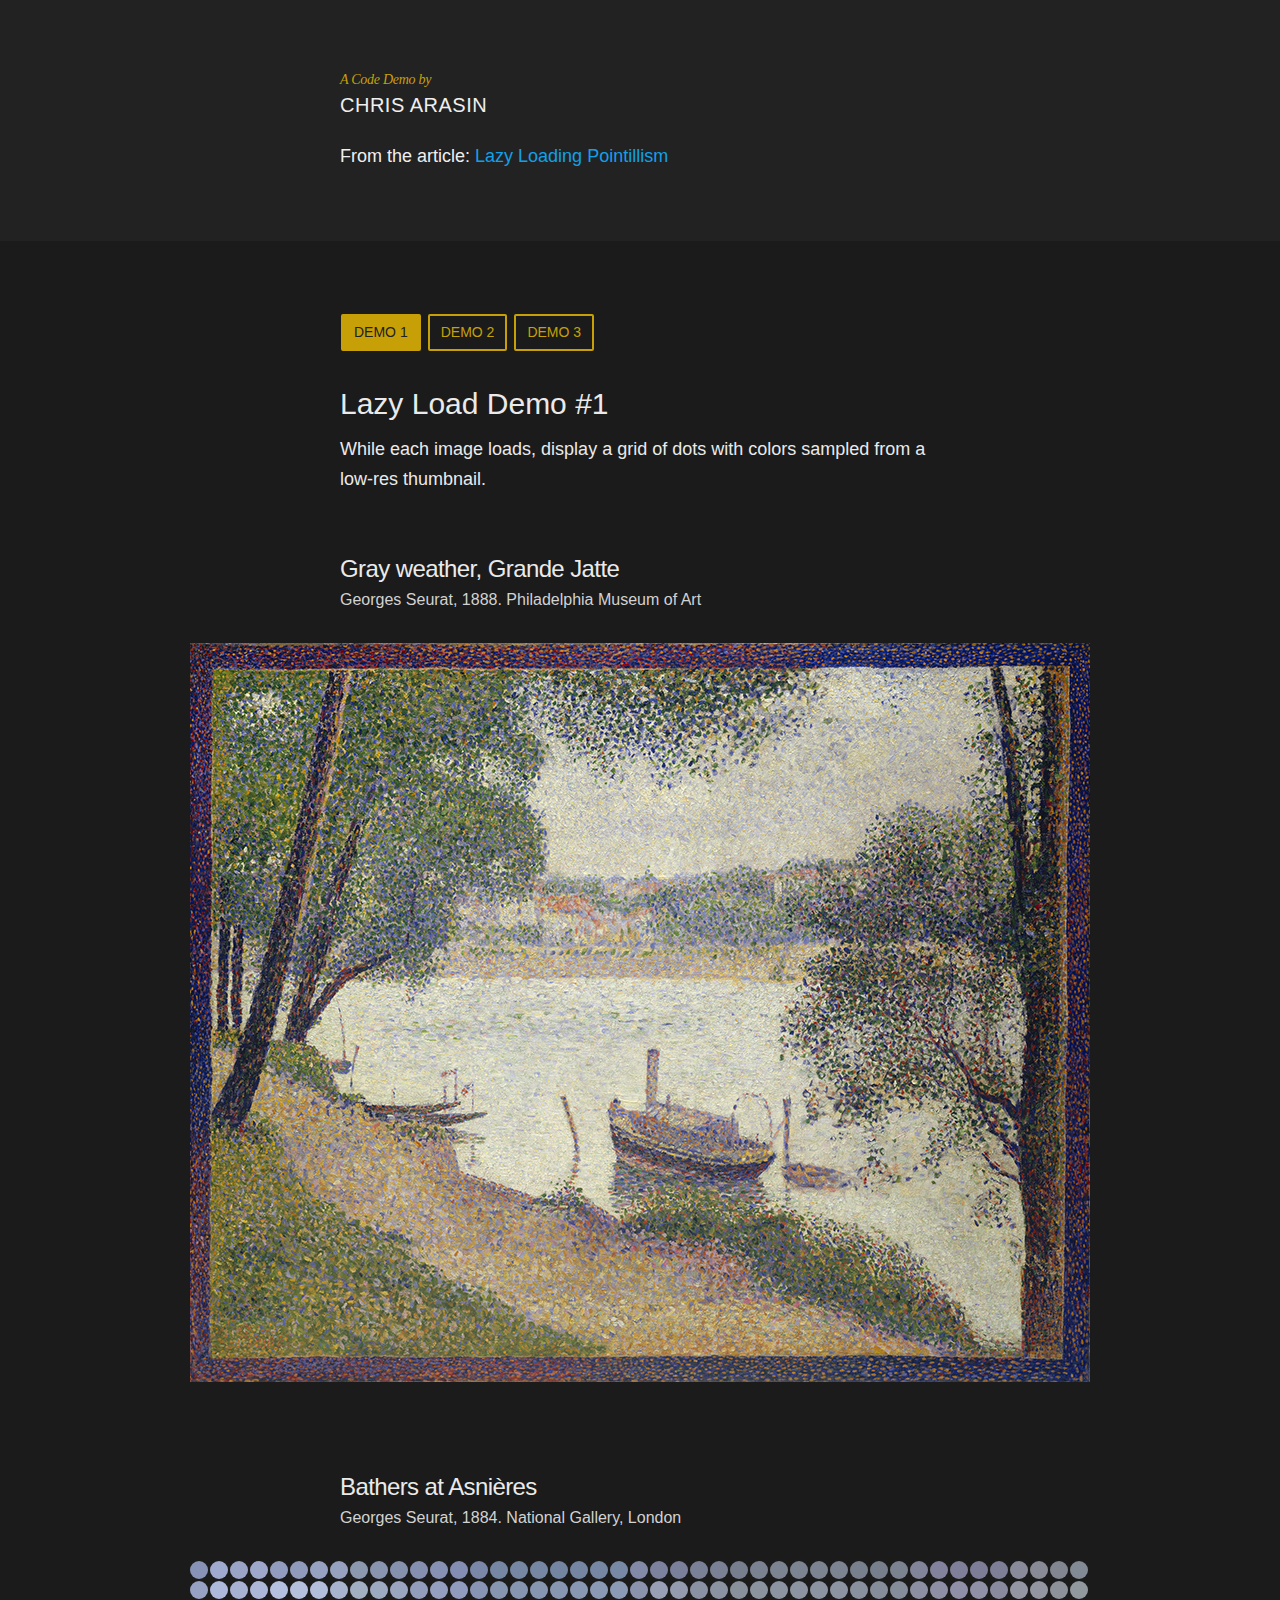
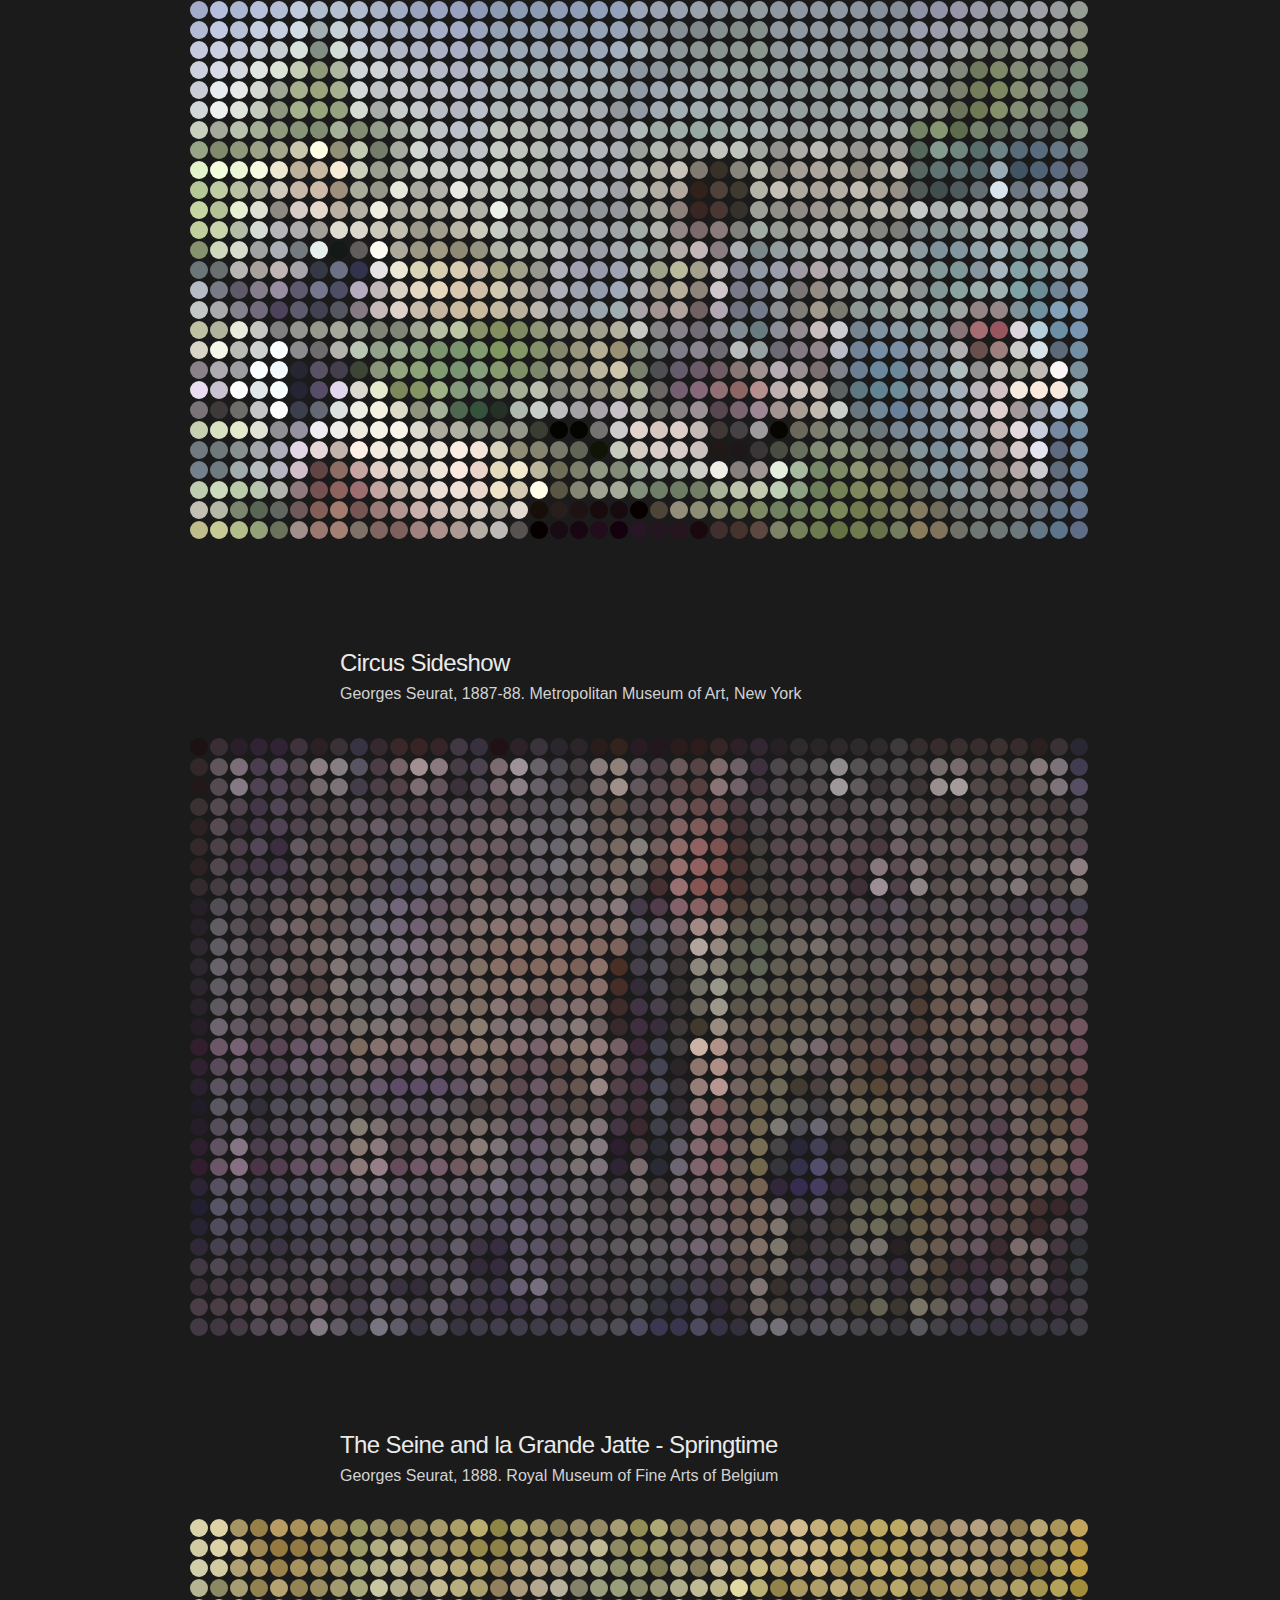
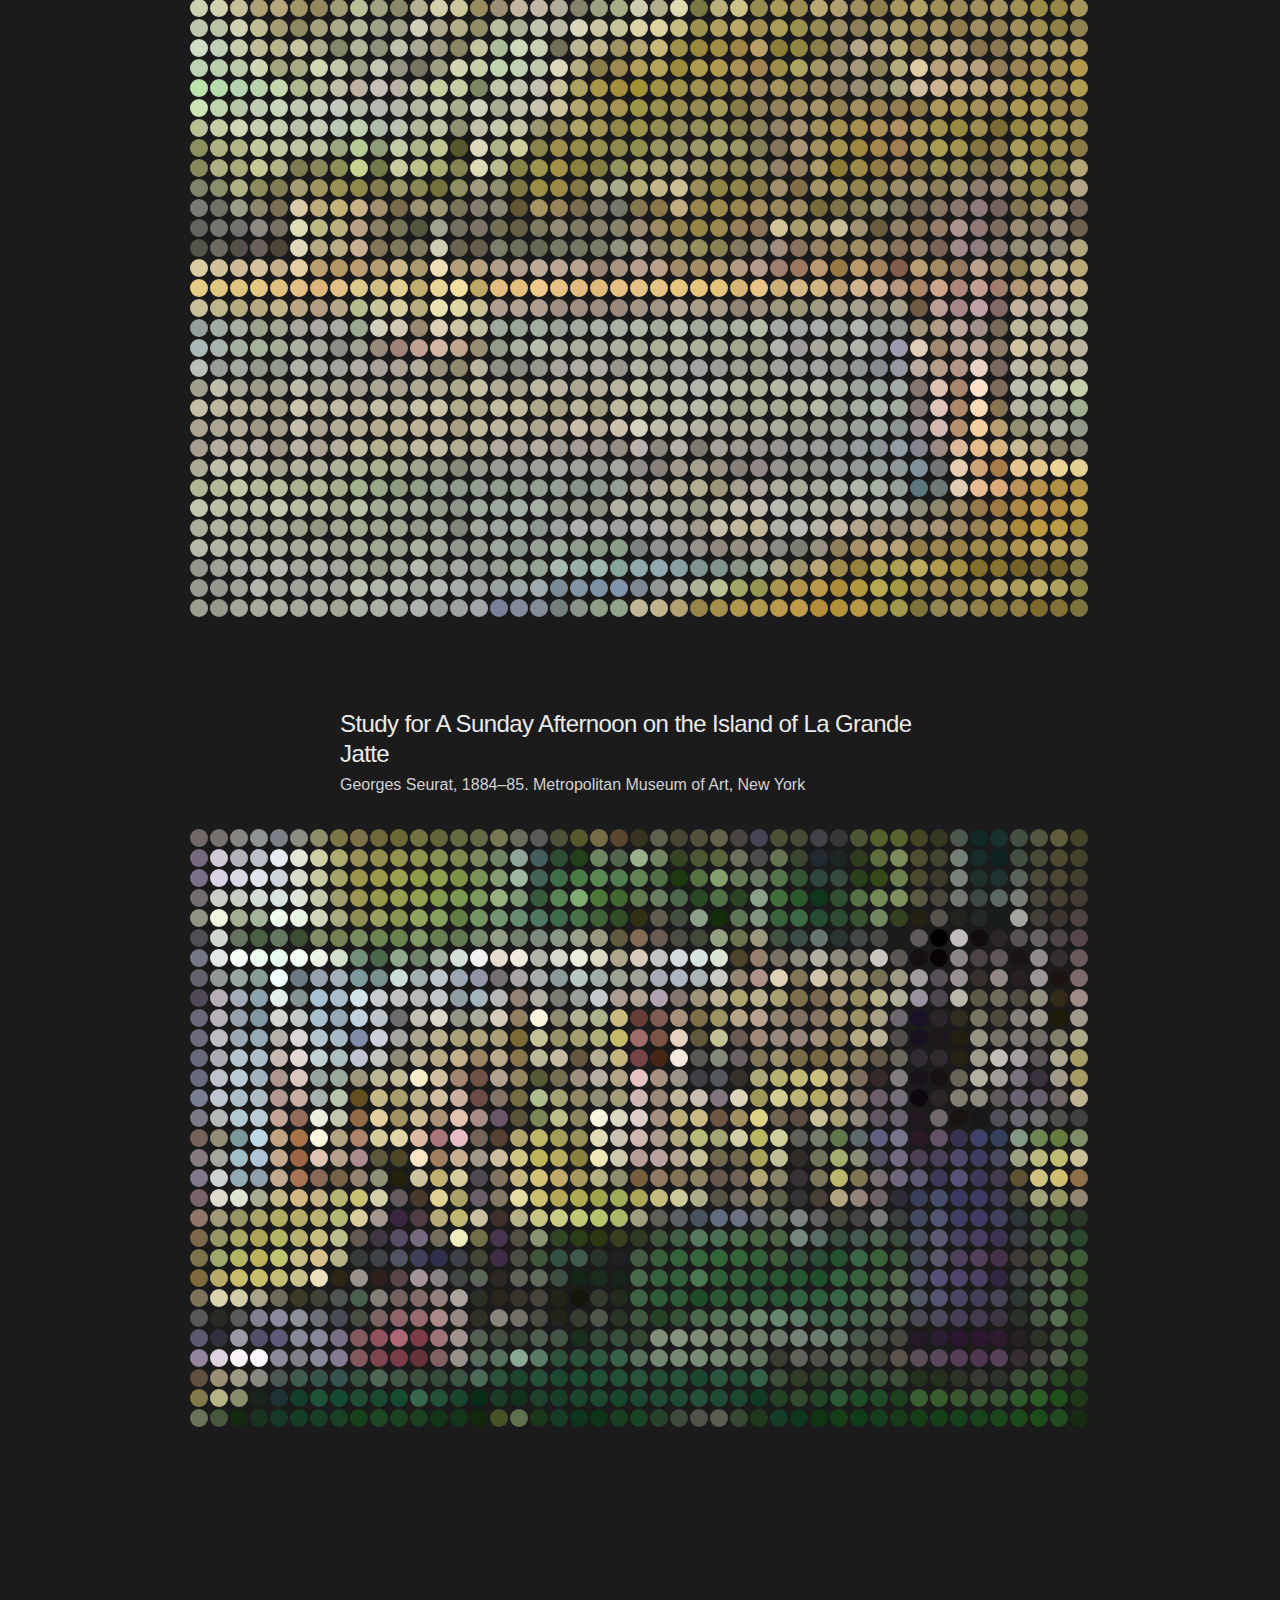
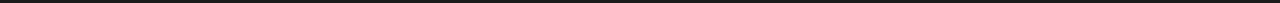
<file: demo-1/index.html>
<!DOCTYPE html>
<html>
  <head>
    <title>Demo 1: Lazy Load Pointilism</title>
    <meta name="viewport" content="width=device-width, initial-scale=1">
    <link rel="stylesheet" type="text/css" href="../css/bundle.css">
    <link rel="stylesheet" type="text/css" href="../css/pointillism-styles.css">
  </head>
  <body>
    <div class="container header" id="page-header">
      <div class="txt-column">
        <div class="logo">
          <span id="head-label">A Code Demo by</span>
          <a href="../" class="name">Chris Arasin</a>
        </div>
        <p class="article-link">From the article: <a href="../">Lazy Loading Pointillism</a></p>
      </div>
    </div>

    <div id="wrap">
      <section id="content">
        <div class="container dark">
          <div class="column">
            <div class="demo-buttons">
              <p><a class="here" href="../demo-1/" >Demo 1</a> <a  href="../demo-2/">Demo 2</a> <a href="../demo-3/" >Demo 3</a></p>
            </div>
            <h1>Lazy Load Demo #1</h1>
            <p>While each image loads, display a grid of dots with colors sampled from a low-res thumbnail.</p>

            <div class="gallery-item">
              <div class="caption-wrap">
                <h2>Gray weather, Grande Jatte</h2>
                <p>Georges Seurat, 1888. Philadelphia Museum of Art</p>
              </div>
              <div class="lazydot"  style="max-width: 900px; padding-bottom: 82.1111%">
                <img class="toload" src="../img/gray-weather-thumb.jpg" data-src="../img/gray-weather.jpg" data-width="900" data-height="739" >
              </div>
            </div>
            <div class="gallery-item">
              <div class="caption-wrap">
                <h2>Bathers at Asnières</h2>
                <p>Georges Seurat, 1884. National Gallery, London</p>
              </div>
              <div class="lazydot" style="max-width: 900px; padding-bottom: 66.333%">
                <img class="toload" src="../img/bathers-at-asnieres-thumb.jpg" data-src="../img/bathers-at-asnieres.jpg" data-width="900" data-height="597" >
              </div>
            </div>
            <div class="gallery-item">
              <div class="caption-wrap">
                <h2>Circus Sideshow</h2>
                <p>Georges Seurat, 1887-88.  Metropolitan Museum of Art, New York</p>
              </div>
              <div class="lazydot" style="max-width: 900px; padding-bottom: 66.8889%">
                <img class="toload" src="../img/circus-sideshow-thumb.jpg" data-src="../img/circus-sideshow.jpg" data-width="900" data-height="602" >
              </div>
            </div>
            <div class="gallery-item">
              <div class="caption-wrap">
                <h2>The Seine and la Grande Jatte - Springtime</h2>
                <p>Georges Seurat, 1888.  Royal Museum of Fine Arts of Belgium</p>
              </div>
              <div class="lazydot" style="max-width: 900px; padding-bottom: 77.777%">
                <img class="toload" src="../img/seine-grande-jatte-springtime-thumb.jpg" data-src="../img/seine-grande-jatte-springtime.jpg" data-width="900" data-height="700" >
              </div>
            </div>
            <div class="gallery-item">
              <div class="caption-wrap">
                <h2>Study for A Sunday Afternoon on the Island of La Grande Jatte</h2>
                <p>Georges Seurat, 1884–85. Metropolitan Museum of Art, New York</p>
              </div>
              <div class="lazydot" style="max-width: 900px; padding-bottom: 67.2222%">
                <img class="toload" src="../img/sunday-on-la-grande-jatte-thumb.jpg" data-src="../img/sunday-on-la-grande-jatte.jpg" data-width="900" data-height="605" >
              </div>
            </div>

          </div>
        </div>
      </section>
    </div>
    <script src="https://ajax.googleapis.com/ajax/libs/jquery/3.1.1/jquery.min.js"></script>
    <script src="../jquery.lazydot.js"></script>
    <script src="js/scripts.js"></script>
  </body>
</html>
</file>
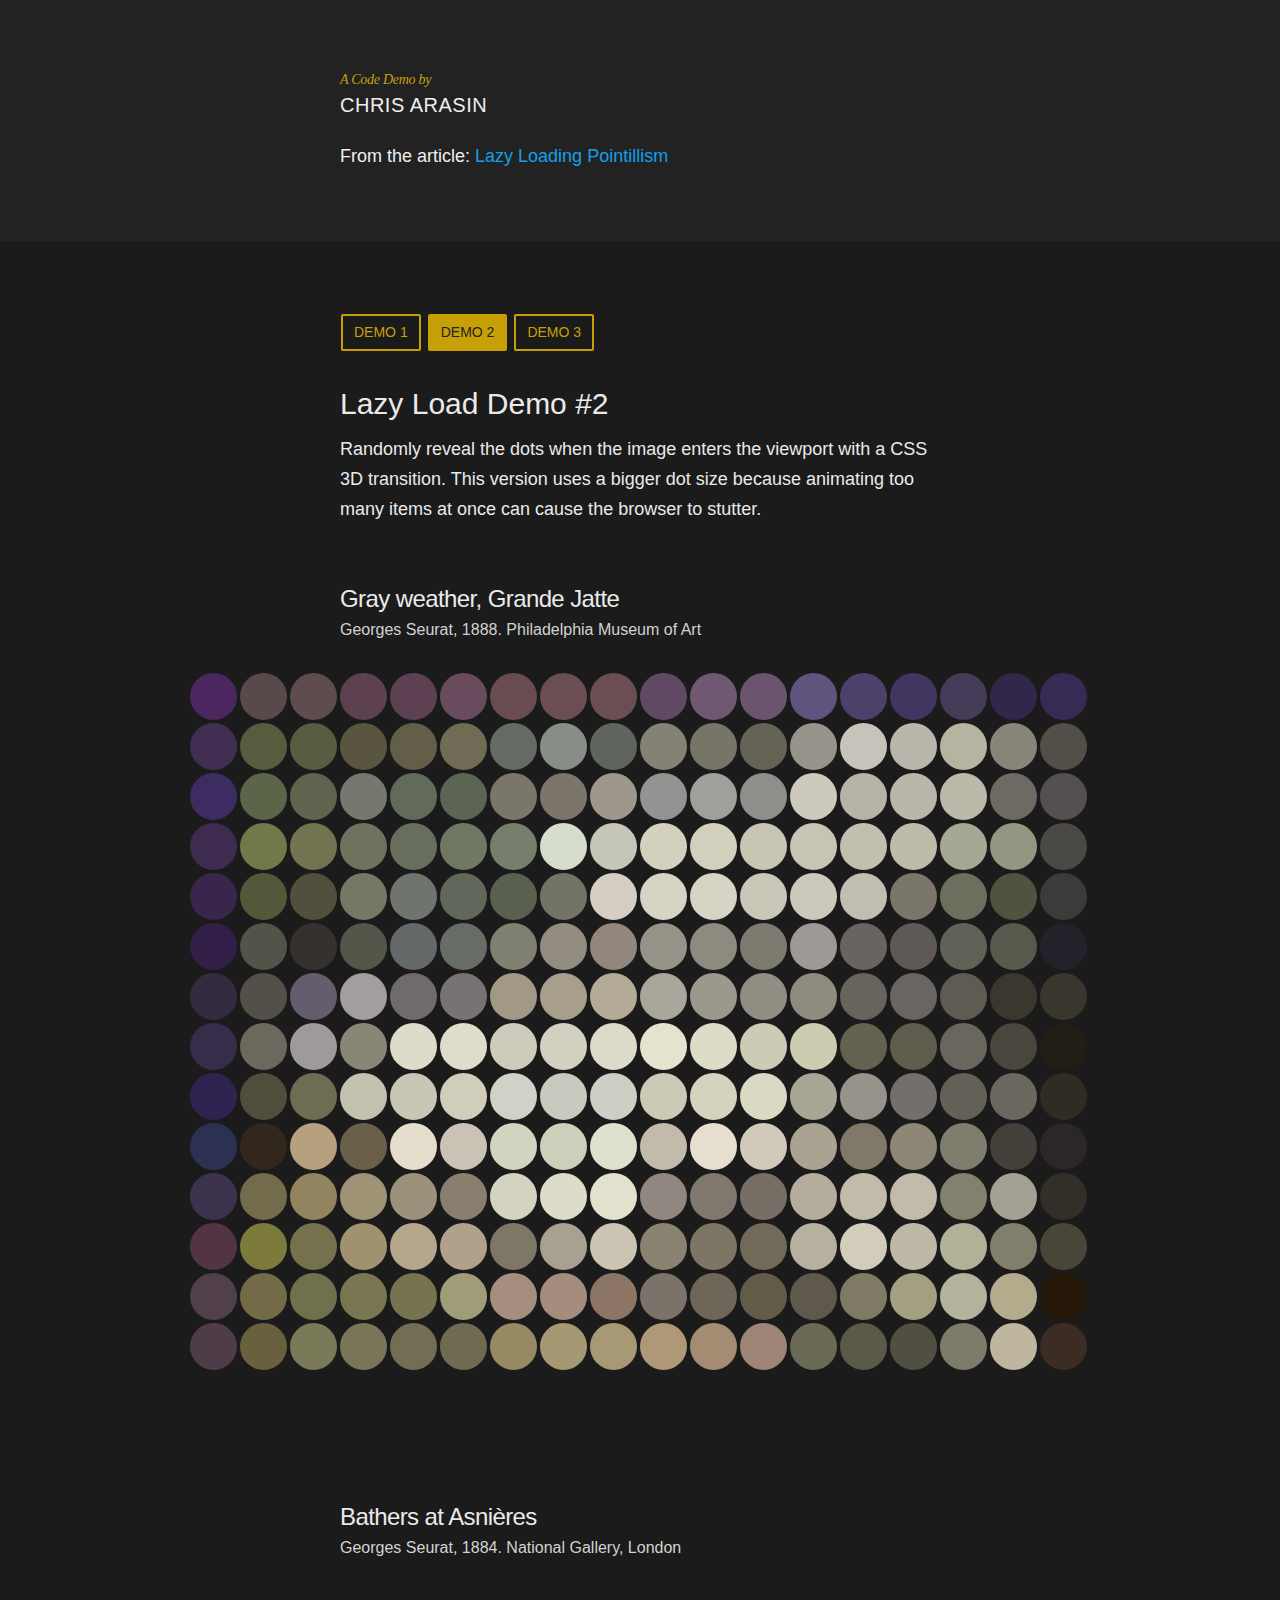
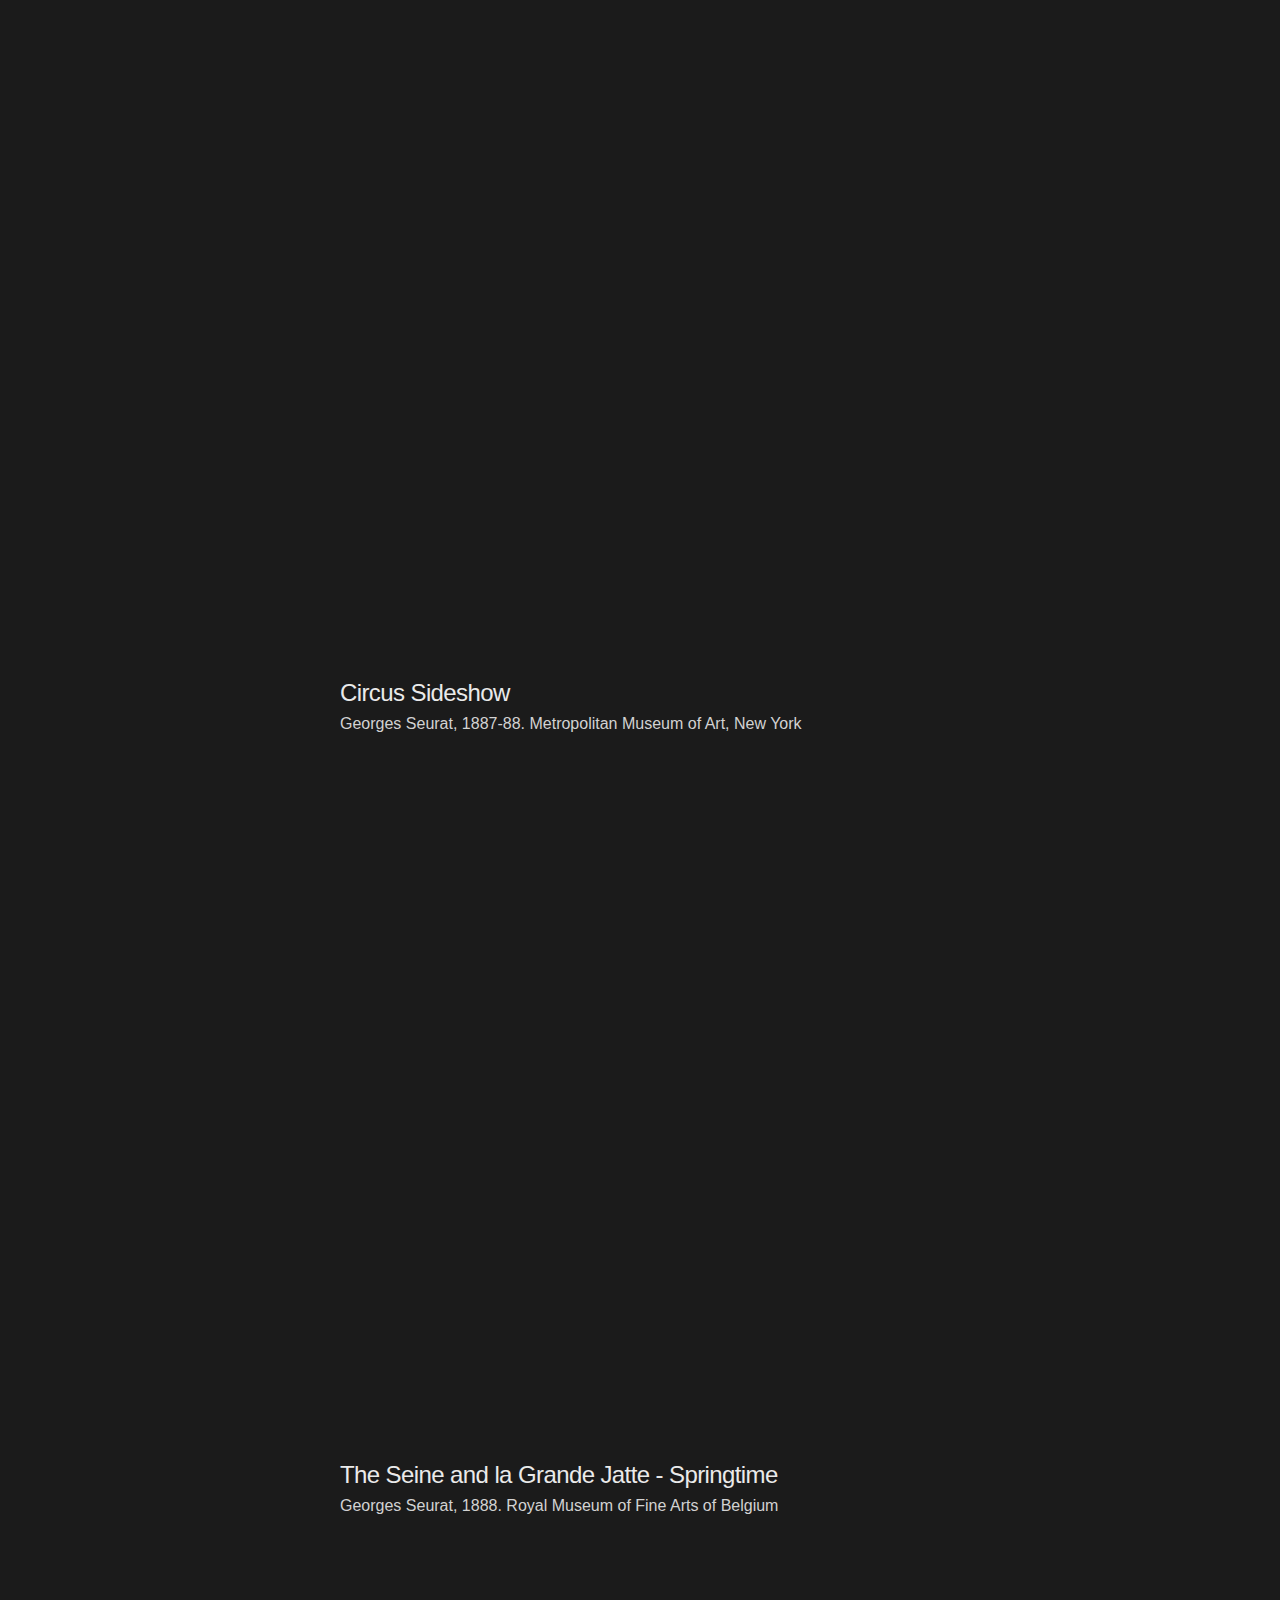
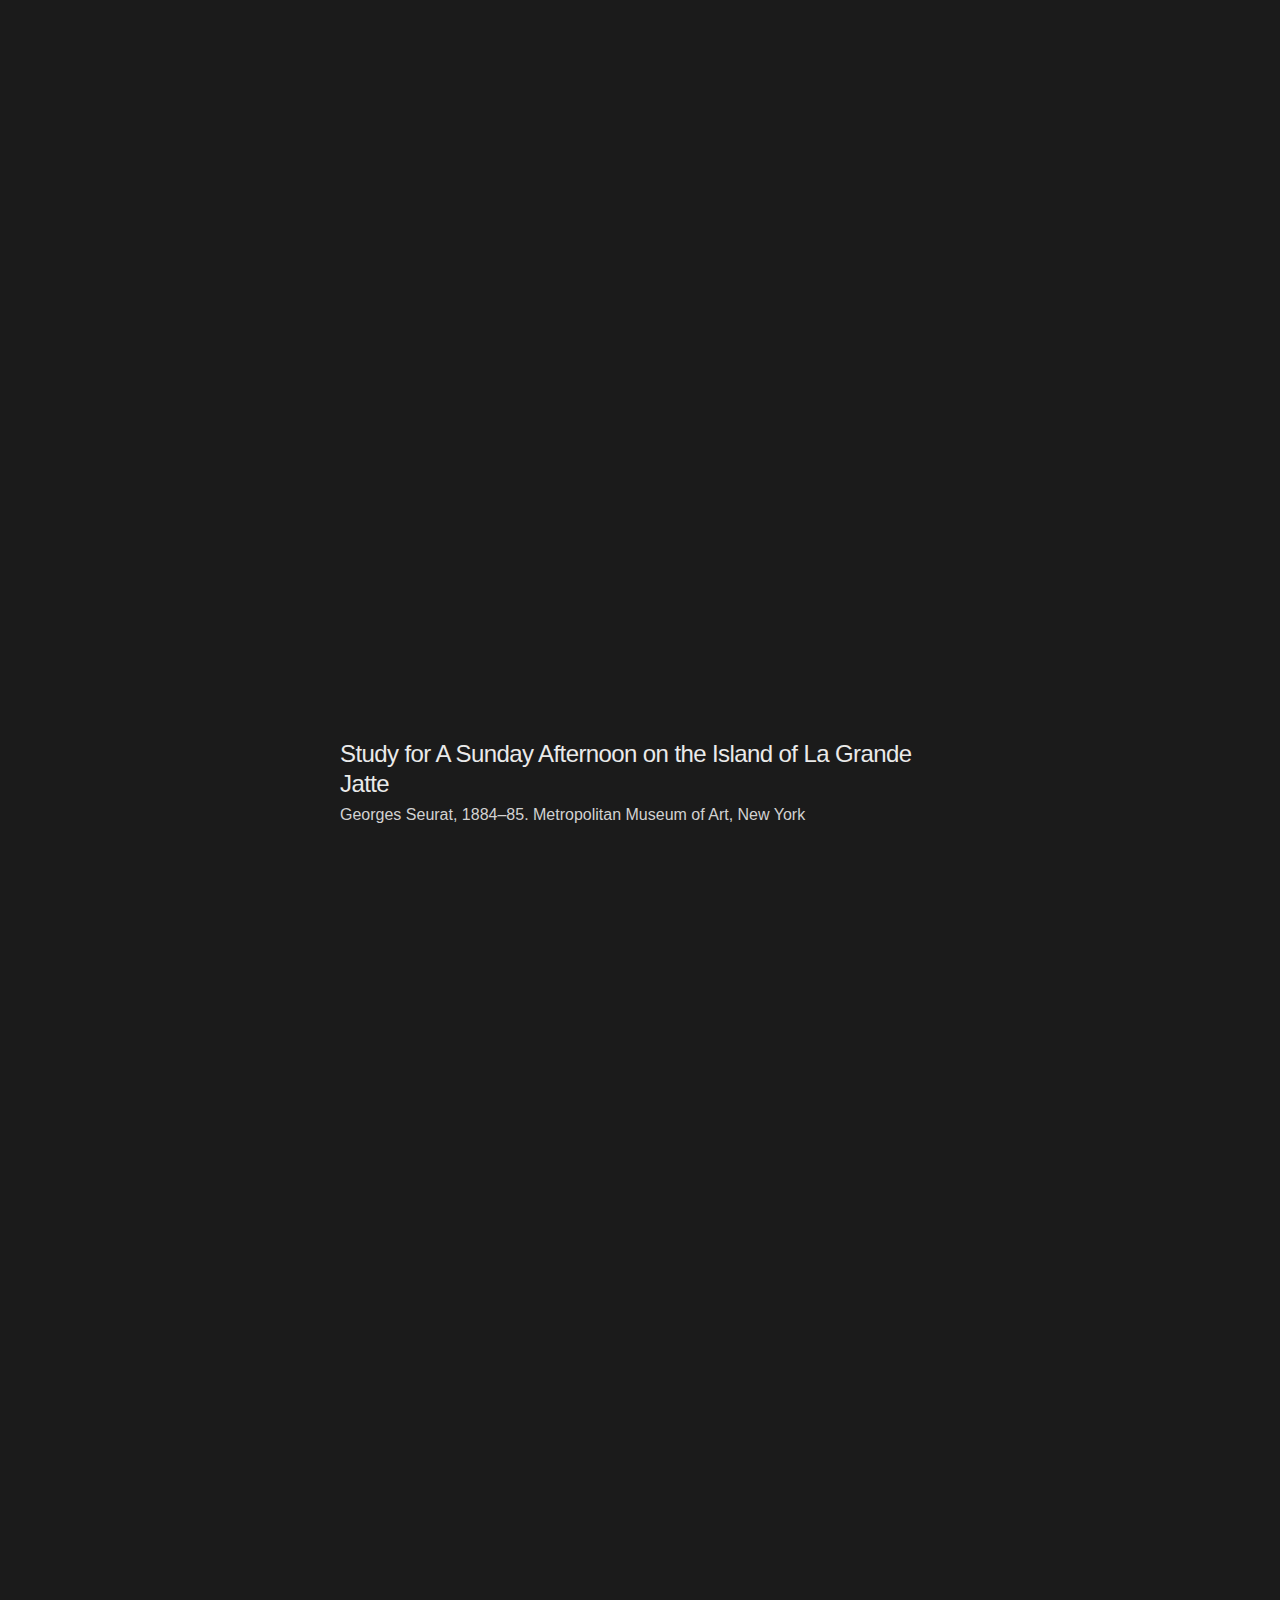
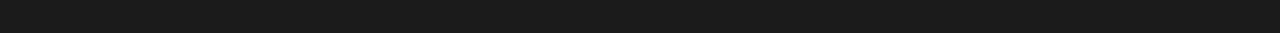
<file: demo-2/index.html>
<!DOCTYPE html>
<html>
  <head>
    <title>Demo 2: Lazy Load Pointilism</title>
    <meta name="viewport" content="width=device-width, initial-scale=1">
    <link rel="stylesheet" type="text/css" href="../css/bundle.css">
    <link rel="stylesheet" type="text/css" href="../css/pointillism-styles.css">
    <link rel="stylesheet" type="text/css" href="css/demo-2.css">
  </head>
  <body>
    <div class="container header" id="page-header">
      <div class="txt-column">
        <div class="logo">
          <span id="head-label">A Code Demo by</span>
          <a href="../" class="name">Chris Arasin</a>
        </div>
        <p class="article-link">From the article: <a href="../">Lazy Loading Pointillism</a></p>
      </div>
    </div>

    <div id="wrap">
      <section id="content">
        <div class="container dark">
          <div class="column">
            <div class="demo-buttons">
              <p><a href="../demo-1/" >Demo 1</a> <a class="here" href="../demo-2/">Demo 2</a> <a href="../demo-3/" >Demo 3</a></p>
            </div>
            <h1>Lazy Load Demo #2</h1>
            <p>Randomly reveal the dots when the image enters the viewport with a CSS 3D transition. This version uses a bigger dot size because animating too many items at once can cause the browser to stutter.</p>

            <div class="gallery-item">
              <div class="caption-wrap">
                <h2>Gray weather, Grande Jatte</h2>
                <p>Georges Seurat, 1888. Philadelphia Museum of Art</p>
              </div>
              <div class="lazydot"  style="padding-bottom: 82.1111%">
                <img class="toload" src="../img/gray-weather-thumb.jpg" data-src="../img/gray-weather.jpg" data-width="900" data-height="739" >
              </div>
            </div>
            <div class="gallery-item">
              <div class="caption-wrap">
                <h2>Bathers at Asnières</h2>
                <p>Georges Seurat, 1884. National Gallery, London</p>
              </div>
              <div class="lazydot" style="padding-bottom: 66.333%">
                <img class="toload" src="../img/bathers-at-asnieres-thumb.jpg" data-src="../img/bathers-at-asnieres.jpg" data-width="900" data-height="597" >
              </div>
            </div>
            <div class="gallery-item">
              <div class="caption-wrap">
                <h2>Circus Sideshow</h2>
                <p>Georges Seurat, 1887-88.  Metropolitan Museum of Art, New York</p>
              </div>
              <div class="lazydot" style="padding-bottom: 66.8889%">
                <img class="toload" src="../img/circus-sideshow-thumb.jpg" data-src="../img/circus-sideshow.jpg" data-width="900" data-height="602" >
              </div>
            </div>
            <div class="gallery-item">
              <div class="caption-wrap">
                <h2>The Seine and la Grande Jatte - Springtime</h2>
                <p>Georges Seurat, 1888.  Royal Museum of Fine Arts of Belgium</p>
              </div>
              <div class="lazydot" style="padding-bottom: 77.777%">
                <img class="toload" src="../img/seine-grande-jatte-springtime-thumb.jpg" data-src="../img/seine-grande-jatte-springtime.jpg" data-width="900" data-height="700" >
              </div>
            </div>
            <div class="gallery-item">
              <div class="caption-wrap">
                <h2>Study for A Sunday Afternoon on the Island of La Grande Jatte</h2>
                <p>Georges Seurat, 1884–85. Metropolitan Museum of Art, New York</p>
              </div>
              <div class="lazydot" style="padding-bottom: 67.2222%">
                <img class="toload" src="../img/sunday-on-la-grande-jatte-thumb.jpg" data-src="../img/sunday-on-la-grande-jatte.jpg" data-width="900" data-height="605" >
              </div>
            </div>

          </div>
        </div>
      </section>
    </div>
    <script src="https://ajax.googleapis.com/ajax/libs/jquery/3.1.1/jquery.min.js"></script>
    <script src="../jquery.lazydot.js"></script>
    <script src="js/scripts.js"></script>
  </body>
</html>
</file>
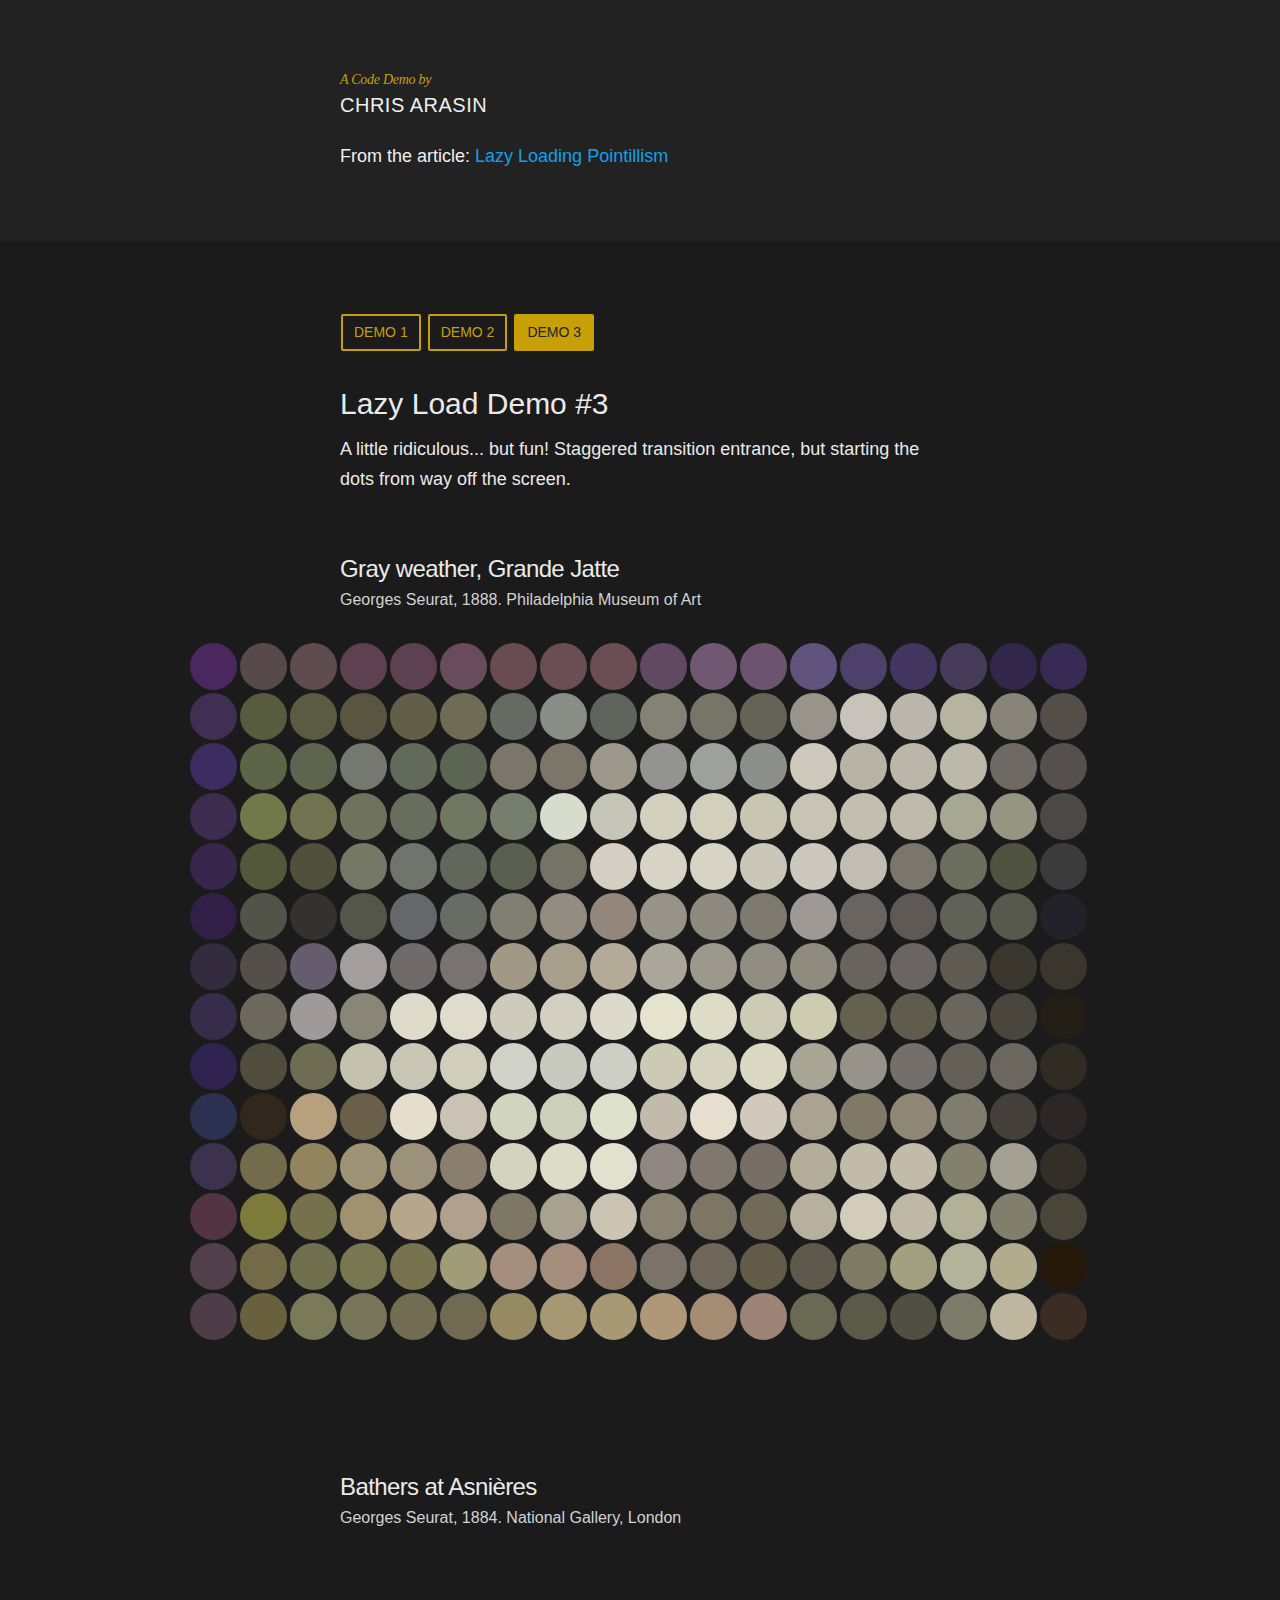
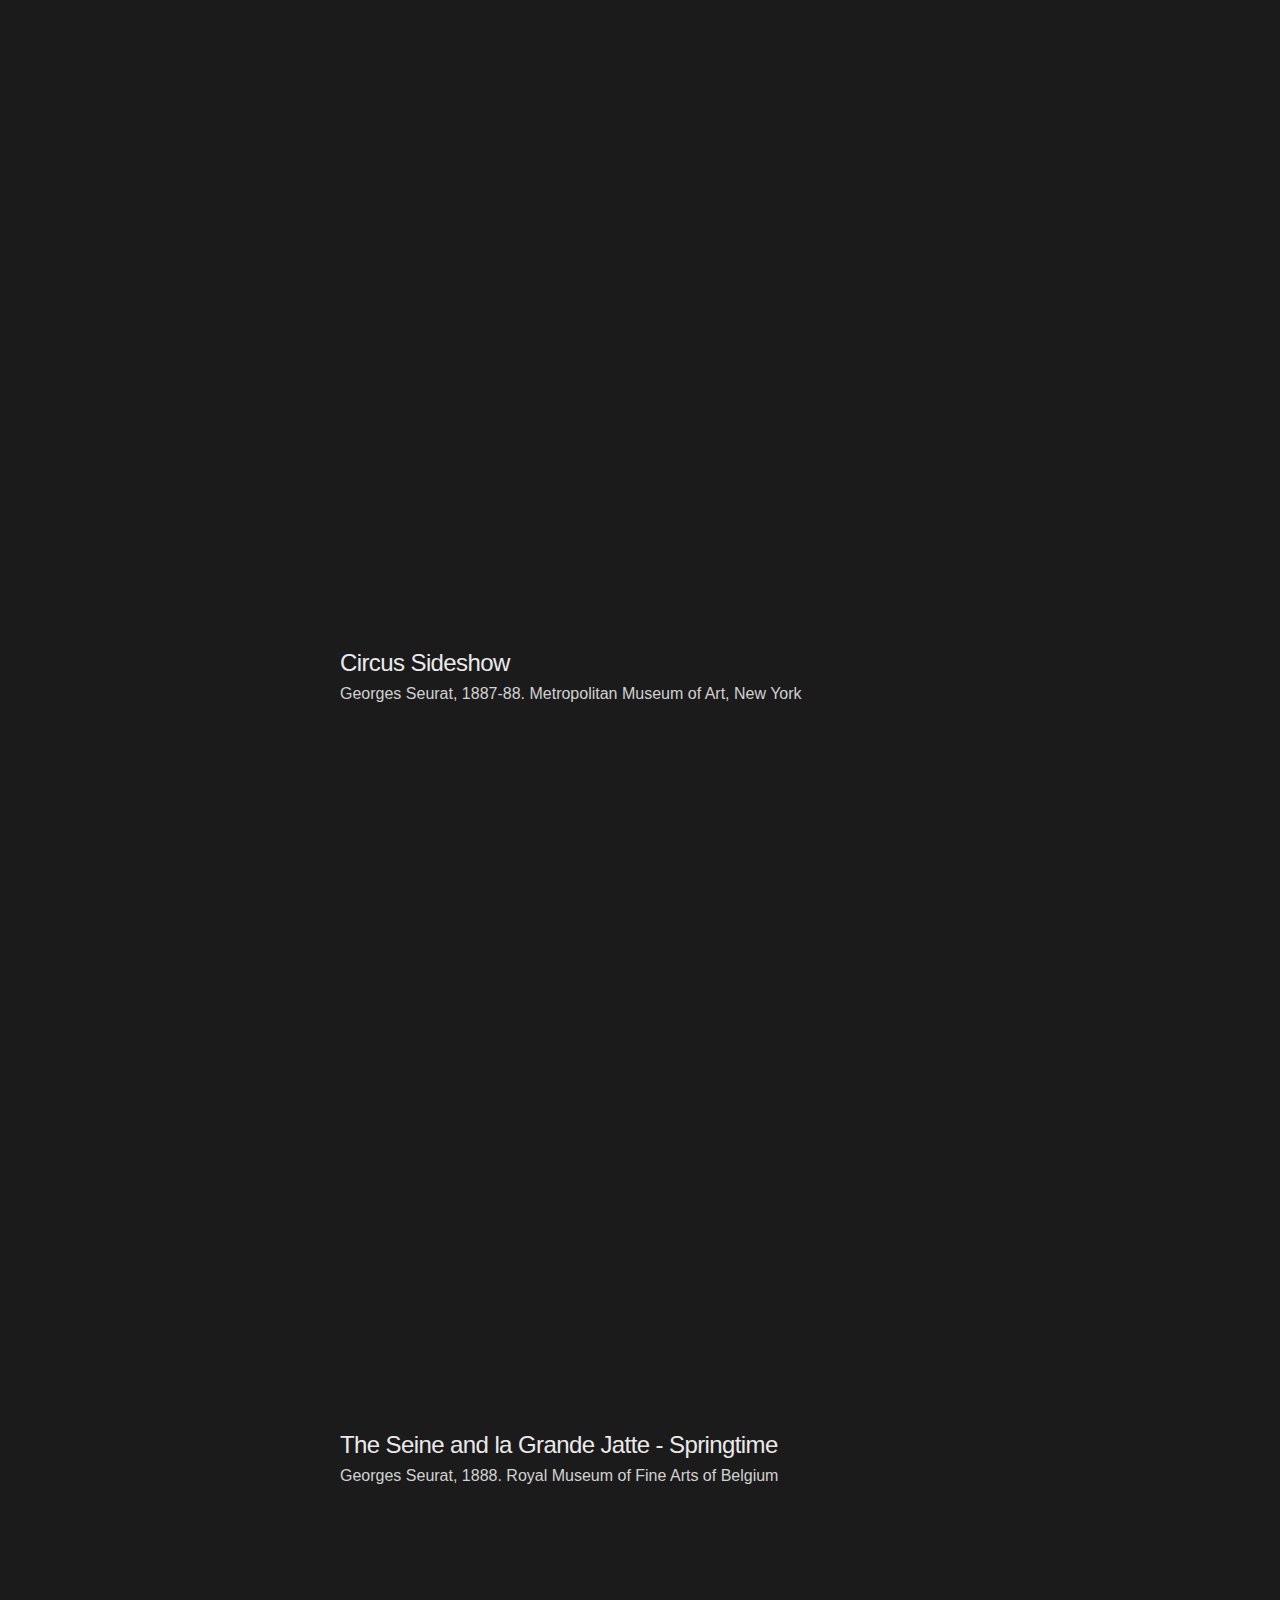
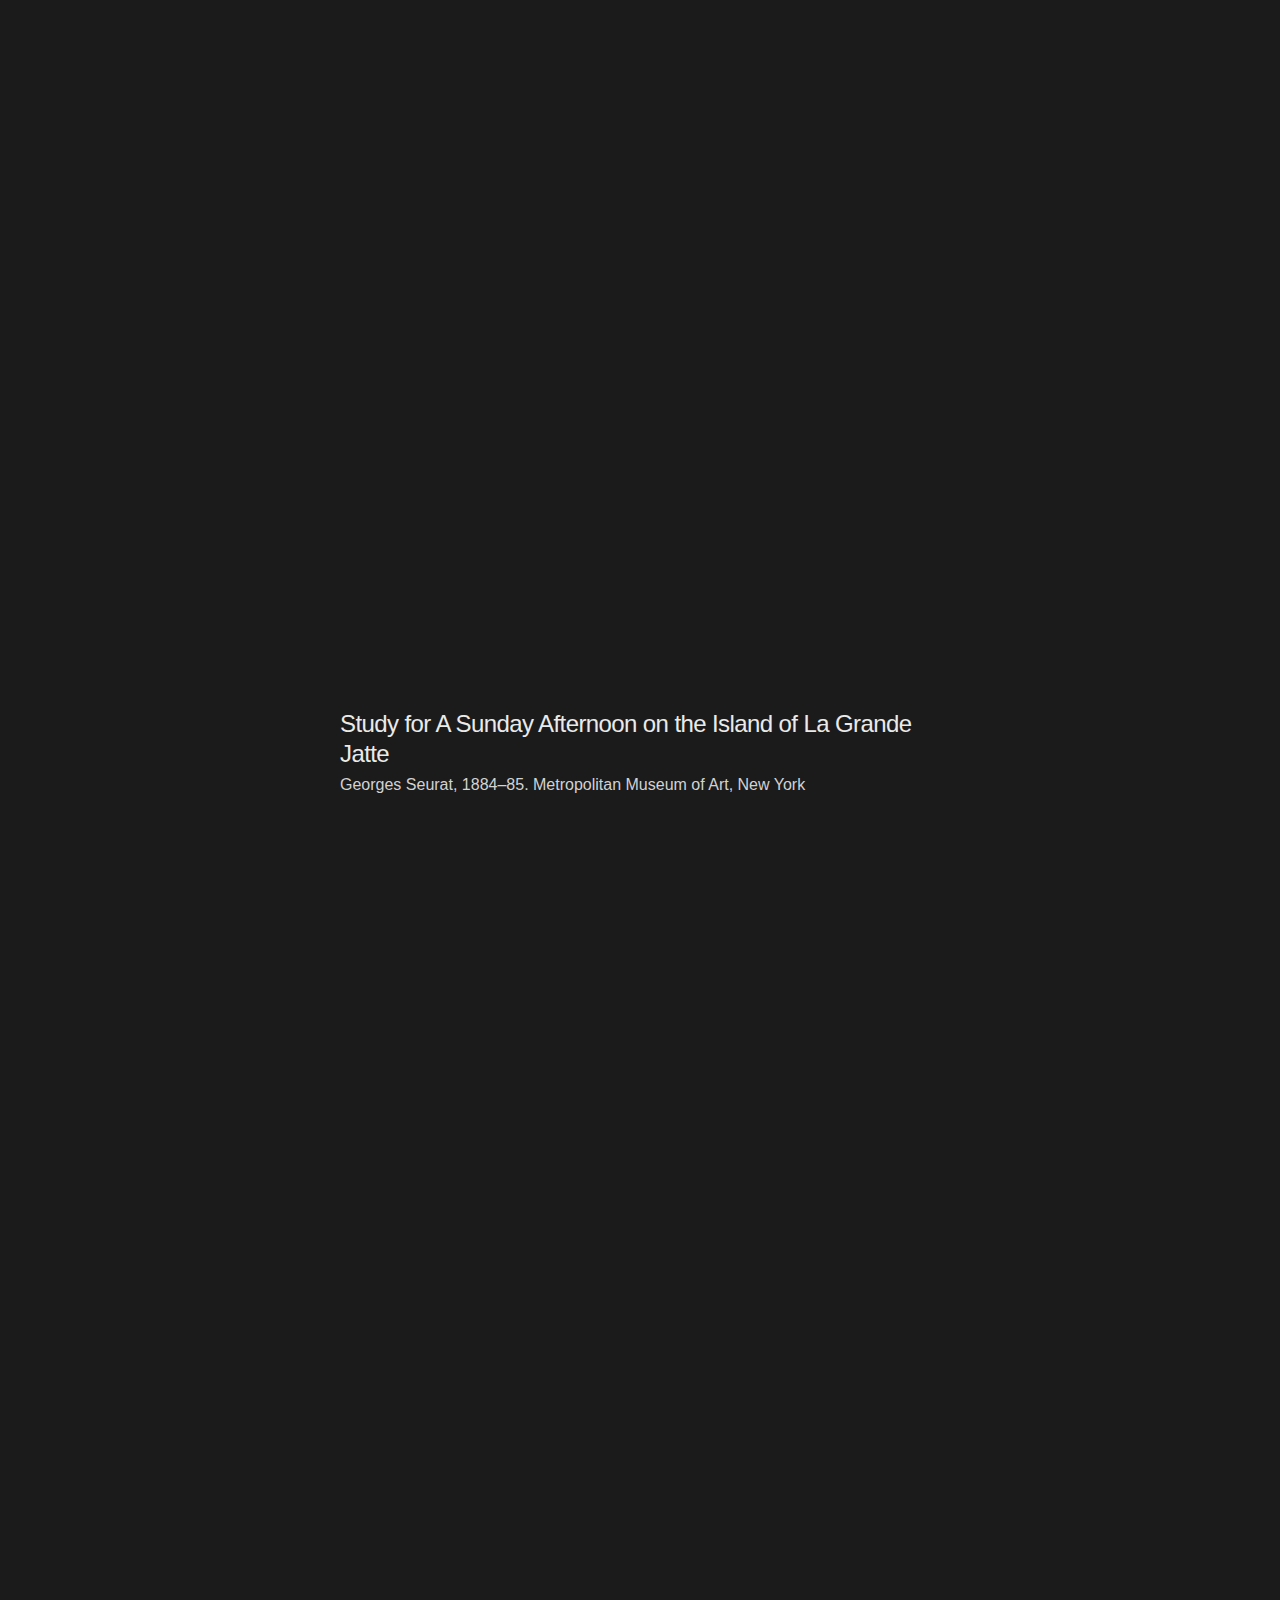
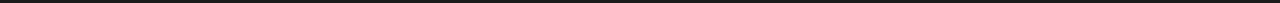
<file: demo-3/index.html>
<!DOCTYPE html>
<html>
  <head>
    <title>Demo 3: Lazy Load Pointilism</title>
    <meta name="viewport" content="width=device-width, initial-scale=1">
    <link rel="stylesheet" type="text/css" href="../css/bundle.css">
    <link rel="stylesheet" type="text/css" href="../css/pointillism-styles.css">
    <link rel="stylesheet" type="text/css" href="css/demo-3.css">
  </head>
  <body>
    <div class="container header" id="page-header">
      <div class="txt-column">
        <div class="logo">
          <span id="head-label">A Code Demo by</span>
          <a href="../" class="name">Chris Arasin</a>
        </div>
        <p class="article-link">From the article: <a href="../">Lazy Loading Pointillism</a></p>
      </div>
    </div>

    <div id="wrap">
      <section id="content">
        <div class="container dark">
          <div class="column">
            <div class="demo-buttons">
              <p><a href="../demo-1/" >Demo 1</a> <a href="../demo-2/">Demo 2</a> <a href="../demo-3/" class="here">Demo 3</a></p>
            </div>
            <h1>Lazy Load Demo #3</h1>
            <p>A little ridiculous... but fun! Staggered transition entrance, but starting the dots from way off the screen.</p>

            <div class="gallery-item">
              <div class="caption-wrap">
                <h2>Gray weather, Grande Jatte</h2>
                <p>Georges Seurat, 1888. Philadelphia Museum of Art</p>
              </div>
              <div class="lazydot"  style="padding-bottom: 82.1111%">
                <img class="toload" src="../img/gray-weather-thumb.jpg" data-src="../img/gray-weather.jpg" data-width="900" data-height="739" >
              </div>
            </div>
            <div class="gallery-item">
              <div class="caption-wrap">
                <h2>Bathers at Asnières</h2>
                <p>Georges Seurat, 1884. National Gallery, London</p>
              </div>
              <div class="lazydot" style="padding-bottom: 66.333%">
                <img class="toload" src="../img/bathers-at-asnieres-thumb.jpg" data-src="../img/bathers-at-asnieres.jpg" data-width="900" data-height="597" >
              </div>
            </div>
            <div class="gallery-item">
              <div class="caption-wrap">
                <h2>Circus Sideshow</h2>
                <p>Georges Seurat, 1887-88.  Metropolitan Museum of Art, New York</p>
              </div>
              <div class="lazydot" style="padding-bottom: 66.8889%">
                <img class="toload" src="../img/circus-sideshow-thumb.jpg" data-src="../img/circus-sideshow.jpg" data-width="900" data-height="602" >
              </div>
            </div>
            <div class="gallery-item">
              <div class="caption-wrap">
                <h2>The Seine and la Grande Jatte - Springtime</h2>
                <p>Georges Seurat, 1888.  Royal Museum of Fine Arts of Belgium</p>
              </div>
              <div class="lazydot" style="padding-bottom: 77.777%">
                <img class="toload" src="../img/seine-grande-jatte-springtime-thumb.jpg" data-src="../img/seine-grande-jatte-springtime.jpg" data-width="900" data-height="700" >
              </div>
            </div>
            <div class="gallery-item">
              <div class="caption-wrap">
                <h2>Study for A Sunday Afternoon on the Island of La Grande Jatte</h2>
                <p>Georges Seurat, 1884–85. Metropolitan Museum of Art, New York</p>
              </div>
              <div class="lazydot" style="padding-bottom: 67.2222%">
                <img class="toload" src="../img/sunday-on-la-grande-jatte-thumb.jpg" data-src="../img/sunday-on-la-grande-jatte.jpg" data-width="900" data-height="605" >
              </div>
            </div>

          </div>
        </div>
      </section>
    </div>
    <script src="https://ajax.googleapis.com/ajax/libs/jquery/3.1.1/jquery.min.js"></script>
    <script src="../jquery.lazydot.js"></script>
    <script src="js/scripts.js"></script>
  </body>
</html>
</file>
<file: css/bundle.css>
html{font-family:sans-serif;-ms-text-size-adjust:100%;-webkit-text-size-adjust:100%;box-sizing:border-box}*,*:before,*:after{box-sizing:inherit}body{margin:0}article,aside,details,figcaption,figure,footer,header,main,menu,nav,section,summary{display:block}a{background-color:transparent;-webkit-text-decoration-skip:objects}a:active,a:hover{outline-width:0}img{border-style:none}body{font-family:"Gotham Rounded A", "Gotham Rounded B", sans-serif;font-style:normal;font-weight:400;color:#333;background:#222}#wrap{position:relative;z-index:2;background:#fff}#content{position:relative;background:#fff;transition:all .5s;-webkit-font-smoothing:antialiased}.container{padding:70px 20px 80px}.content .container{opacity:1}.dark{background:#1b1b1b;color:#eaeaea}.container.full-bleed{padding:0}.column{max-width:1000px;margin:0 auto}h1,h2,h3,p,img.txt-column,ul,ol,blockquote.txt-column,.grid.txt-column,.txt-column,hr.txt-column,hr.ellipses,hr.small,pre.txt-column{max-width:600px;margin:0 auto}body{font-size:18px;line-height:30px;-webkit-font-smoothing:antialiased}p{margin-bottom:30px}p.lede{font-size:22.2222px;line-height:30px;margin-bottom:30px;color:#c7a007}h1,h2,h3{font-weight:500}h1{font-size:30px;line-height:40px;margin-bottom:10px}h2{font-size:24px;line-height:30px;margin-top:40px;margin-bottom:20px}h3{font-size:20px;line-height:30px;margin-top:40px;margin-bottom:20px}h2:first-child,h3:first-child{margin-top:0}ul,ol{padding:0 0 0 20px;margin-bottom:30px}li{margin-bottom:10px}li ul{margin-top:10px}a,a:visited{text-decoration:none;color:#0774ad;border-bottom:1px solid #ccc;transition:border .2s}a:hover{text-decoration:none;border-bottom:1px solid #666}.center-text{text-align:center}strong{font-weight:500}.byline{font-size:13px;font-weight:500;color:#a2a2a2;text-transform:uppercase;letter-spacing:.025em;margin-bottom:10px}.listing h2{font-size:20px}.listing p+h2{margin-top:60px}.listing h2 span{display:block;font-family:"Operator A", "Operator B";font-style:italic;font-weight:500;letter-spacing:-.02em;font-size:14px;text-transform:none;line-height:30px;color:#c7a007}.listing p{margin-bottom:0;padding:20px 0;border-bottom:1px solid #eaeaea}.listing p a{padding-right:150px;display:block;border:none;color:#333;transition:color .25s}.listing p a:hover{color:#128ccc}.listing p span{float:right;text-align:right;font-size:13px;line-height:30px;font-weight:500;color:#b9b9b9;text-transform:uppercase;letter-spacing:.025em;margin-bottom:20px}.listing h2+p{border-top:1px solid #eaeaea}@media (max-width: 650px){.listing p span{float:none}.listing p a{padding-right:0}}p.small{font-size:14px}.work-list a{color:#ddd;border:none;display:block;padding:20px 0;transition:all .25s}.work-list a img{opacity:.85;transition:all .25s;border-radius:2px}.work-list a:hover img{opacity:1}.work-list a:hover{color:#fff}.work-list a:hover .work-list-desc{color:#c7a007}.work-list-title{display:block}.work-list-desc{transition:all .25s;display:block;color:#777;font-size:14px;line-height:20px}@media (max-width: 650px){body{font-size:16.2px;line-height:27px}p{margin-bottom:27px}p.lede{font-size:19.99998px;line-height:27px;margin-bottom:27px}h1{font-size:27px;line-height:36px;margin-bottom:9px}h2{font-size:21.6px;line-height:27px;margin-top:36px;margin-bottom:18px}h3{font-size:18px;line-height:27px;margin-top:36px;margin-bottom:18px}ul,ol{padding:0 0 0 18px;margin-bottom:27px}li{margin-bottom:9px}li ul{margin-top:9px}}img{width:auto;max-width:100%;height:auto;display:block;margin-bottom:20px}.lazy-img{height:0;position:relative;margin-bottom:30px;background:#eaeaea}.lazy-img img{opacity:0;transition:all .2s;width:100%;position:absolute;top:0;left:0;margin:0}.lazy-img.loaded img{opacity:1}.img-center{margin:30px auto}.img-right{margin:10px 0 30px 30px;float:right}.img-left{margin:10px 30px 20px 0;float:left}img.txt-column{margin-bottom:30px;width:100%}.img-full-bleed{margin:30px auto;width:100%}.top-cover{margin-bottom:30px;width:100%}.img-full-pad{padding:0 30px;width:100%}.max-1600{max-width:1600px;margin:30px auto}.img:first-child{margin-top:0}.container.background-image{color:#fff;background-size:cover;background-repeat:no-repeat;background-position:center;margin-bottom:30px}.grid-container{margin-bottom:30px}.grid{margin-left:-10px;margin-right:-10px}.grid:before,.grid:after,.column:before,.column:after{display:table;content:" "}.grid:after,.column:after{clear:both}.grid.tight{margin-left:-5px;margin-right:-5px}.grid.wide{margin-left:-20px;margin-right:-20px}.grid.nopad{margin:0}.grid.tight img{margin-bottom:10px}.grid.nopad img{margin-bottom:0}.sixcol{width:50%}.threecol{width:33.3332%}.fourcol{width:25%}.sixcol,.fourcol,.threecol{float:left;padding:0 10px}.tight .sixcol,.tight .fourcol,.tight .threecol{padding:0 5px}.wide .sixcol,.wide .fourcol,.wide .threecol{padding:0 20px}.nopad .sixcol,.nopad .tight .nopad .fourcol,.tight .nopad .threecol{padding:0}.header{padding-top:70px;padding-bottom:70px;position:relative;width:100%;z-index:1;background:#222;color:#efefef}.header p{padding:20px 0;margin-bottom:0}@media (max-width: 768px){.header{padding-top:40px;padding-bottom:40px}.container{padding:30px 20px}}.header.fixed{position:fixed}#head-label{font-family:"Operator A", "Operator B";font-style:italic;font-weight:500;letter-spacing:-.02em;font-size:14px;line-height:20px;display:block;color:#c7a007}a.name{color:#efefef;border:none;text-transform:uppercase;font-weight:500;letter-spacing:.025em;display:inline-block;font-size:20px;transition:all .25s}a:hover.name{color:#c7a007}ul.contact{list-style:none;padding:0}ul.contact li{display:inline;font-size:13px;text-transform:uppercase;font-weight:500;letter-spacing:.025em;margin-right:15px}ul.contact a{color:#efefef;border:none;transition:all .2s}ul.contact a:hover{color:#128ccc}.header p.article-link{padding-bottom:0}.header p.article-link a{font-weight:500;border:none;color:#11a0ea;transition:color .2s}.header p.article-link a:hover{border:none;color:#c7a007}.demo-buttons a{display:inline-block;color:#c7a007;border:2px solid #c7a007;padding:7px 11px 6px;text-transform:uppercase;font-size:14px;line-height:1.4;font-weight:500;margin:3px 1px;border-radius:2px;transition:all .2s}.demo-buttons a.here,.demo-buttons a:hover{background:#c7a007;color:#222}.demo-buttons.blue a{color:#0774ad;border-color:#0774ad}.demo-buttons.blue a.here,.demo-buttons.blue a:hover{background:#0774ad;color:#fff}
/*# sourceMappingURL=bundle.css.map */
</file>
<file: css/pointillism-styles.css>
.gallery-item {
  margin: 60px auto 90px;
  max-width: 900px;
}
.lazydot {
  margin: 0 auto 20px;
  position: relative;
  width: 100%;
  height: 0;
}
.lazydot img {
  z-index: 2;
  display: block;
  width: 100%;
  height: auto;
  position: absolute;
  top:0;
  left:0;
  opacity: 0;
  margin: 0;
}
.lazydot img.on {
  opacity: 1;
  transition: all .5s;
}
.caption-wrap {
  max-width: 600px;
  margin: 0 auto 32px;
}
h2 {
font-size: 24px;
font-weight: 500;
letter-spacing: -.025em;
margin: 0 0 5px;
color: #eaeaea;
}
.gallery-item p {
 font-size: 16px;
 line-height: 1.4;
 color: #d2d2d2;
 font-weight: 400;
 margin: 0;
}

.dot-grid {
  position: absolute;
  width: 100%;
  height: 100%;
  top:0;
  left:0;
  z-index: 1;
  perspective: 800px;
}
.dot {
 position: absolute;
 border-radius: 50px;
 transition: all .5s;
}
</file>
<file: demo-2/css/demo-2.css>
.dot {
 position: absolute;
 border-radius: 50px;
 opacity: 0;
 transition: all .5s;
 transform: translate3d(0, 0, -60px);
}
.dot.on {
  opacity: 1;
  transform: translate3d(0, 0, 0);
}
</file>
<file: demo-3/css/demo-3.css>
#content {
  overflow: hidden;
}
.dot {
 position: absolute;
 border-radius: 50px;
 opacity: 0;
 transition: all .6s;
 transform: translate3d(0, 1000px, -500px);
}
.dot.on {
  opacity: 1;
  transform: translate3d(0, 0, 0);
}
</file>
